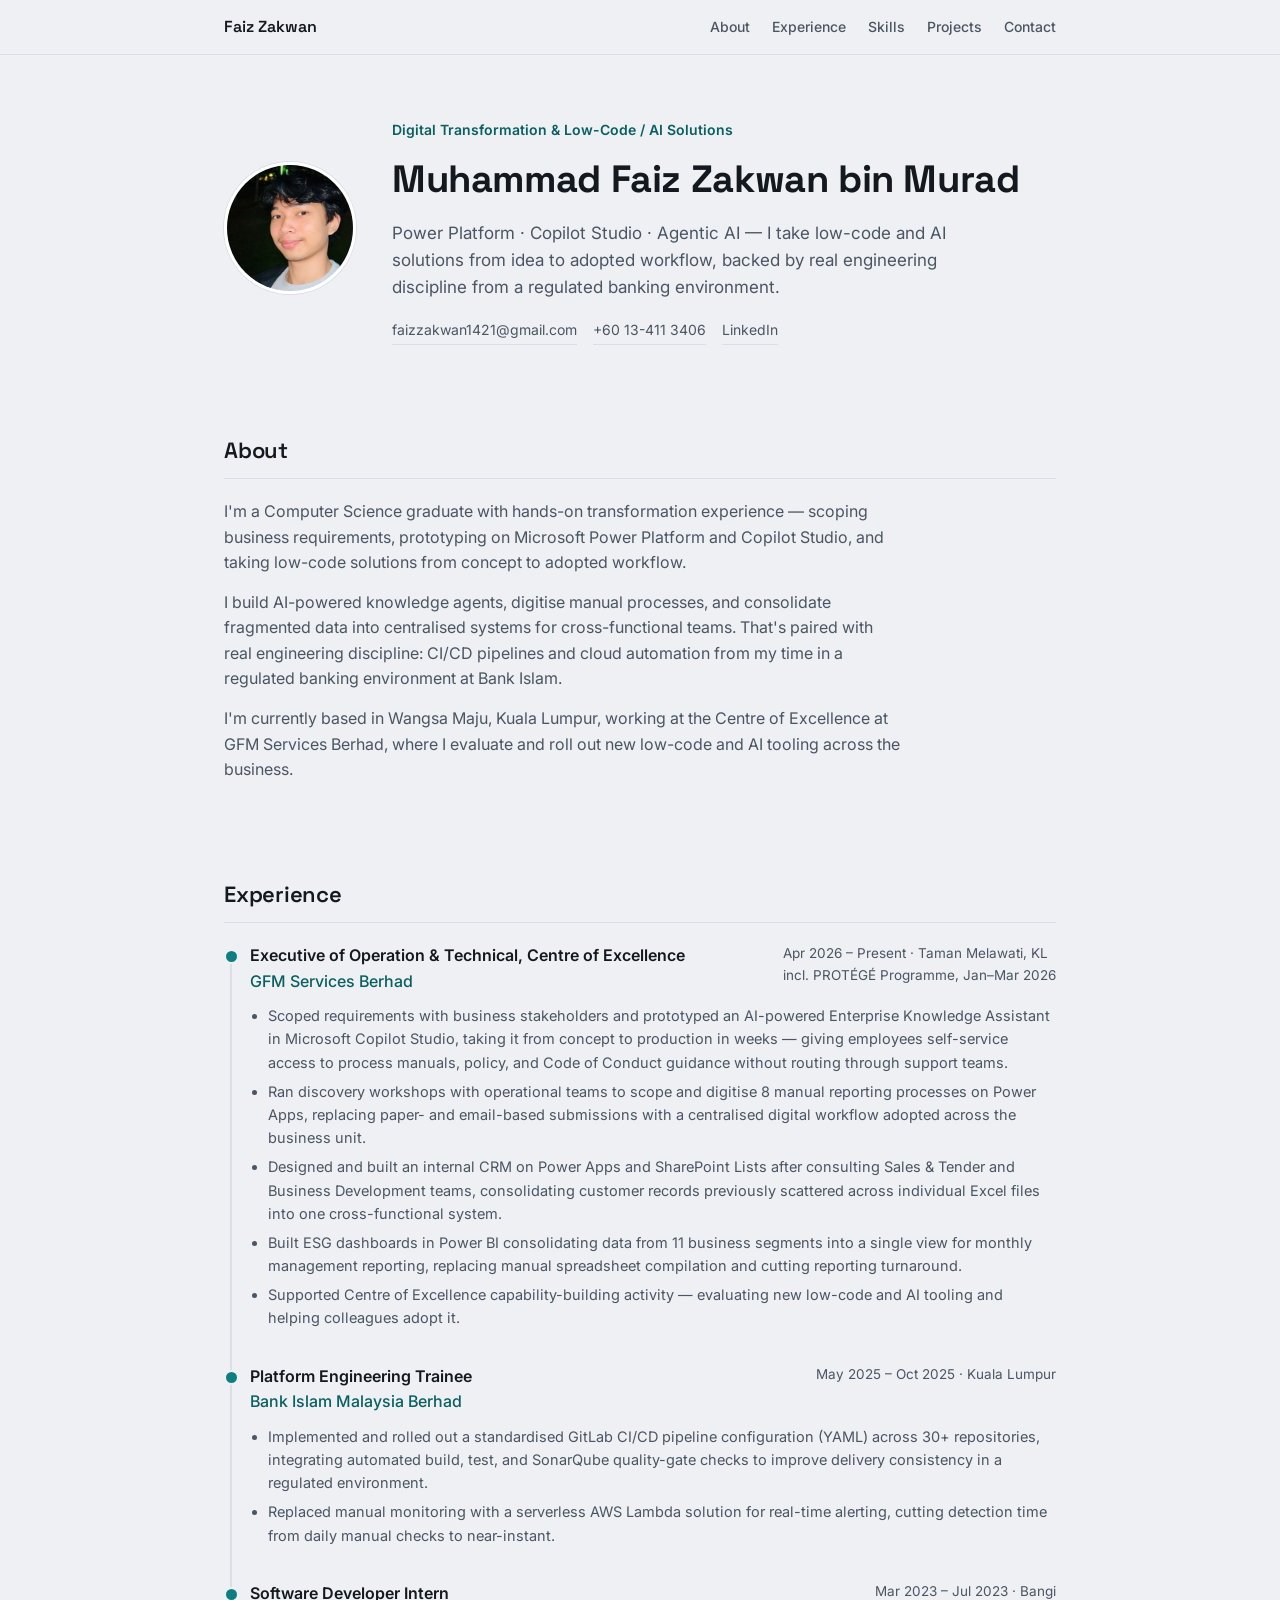
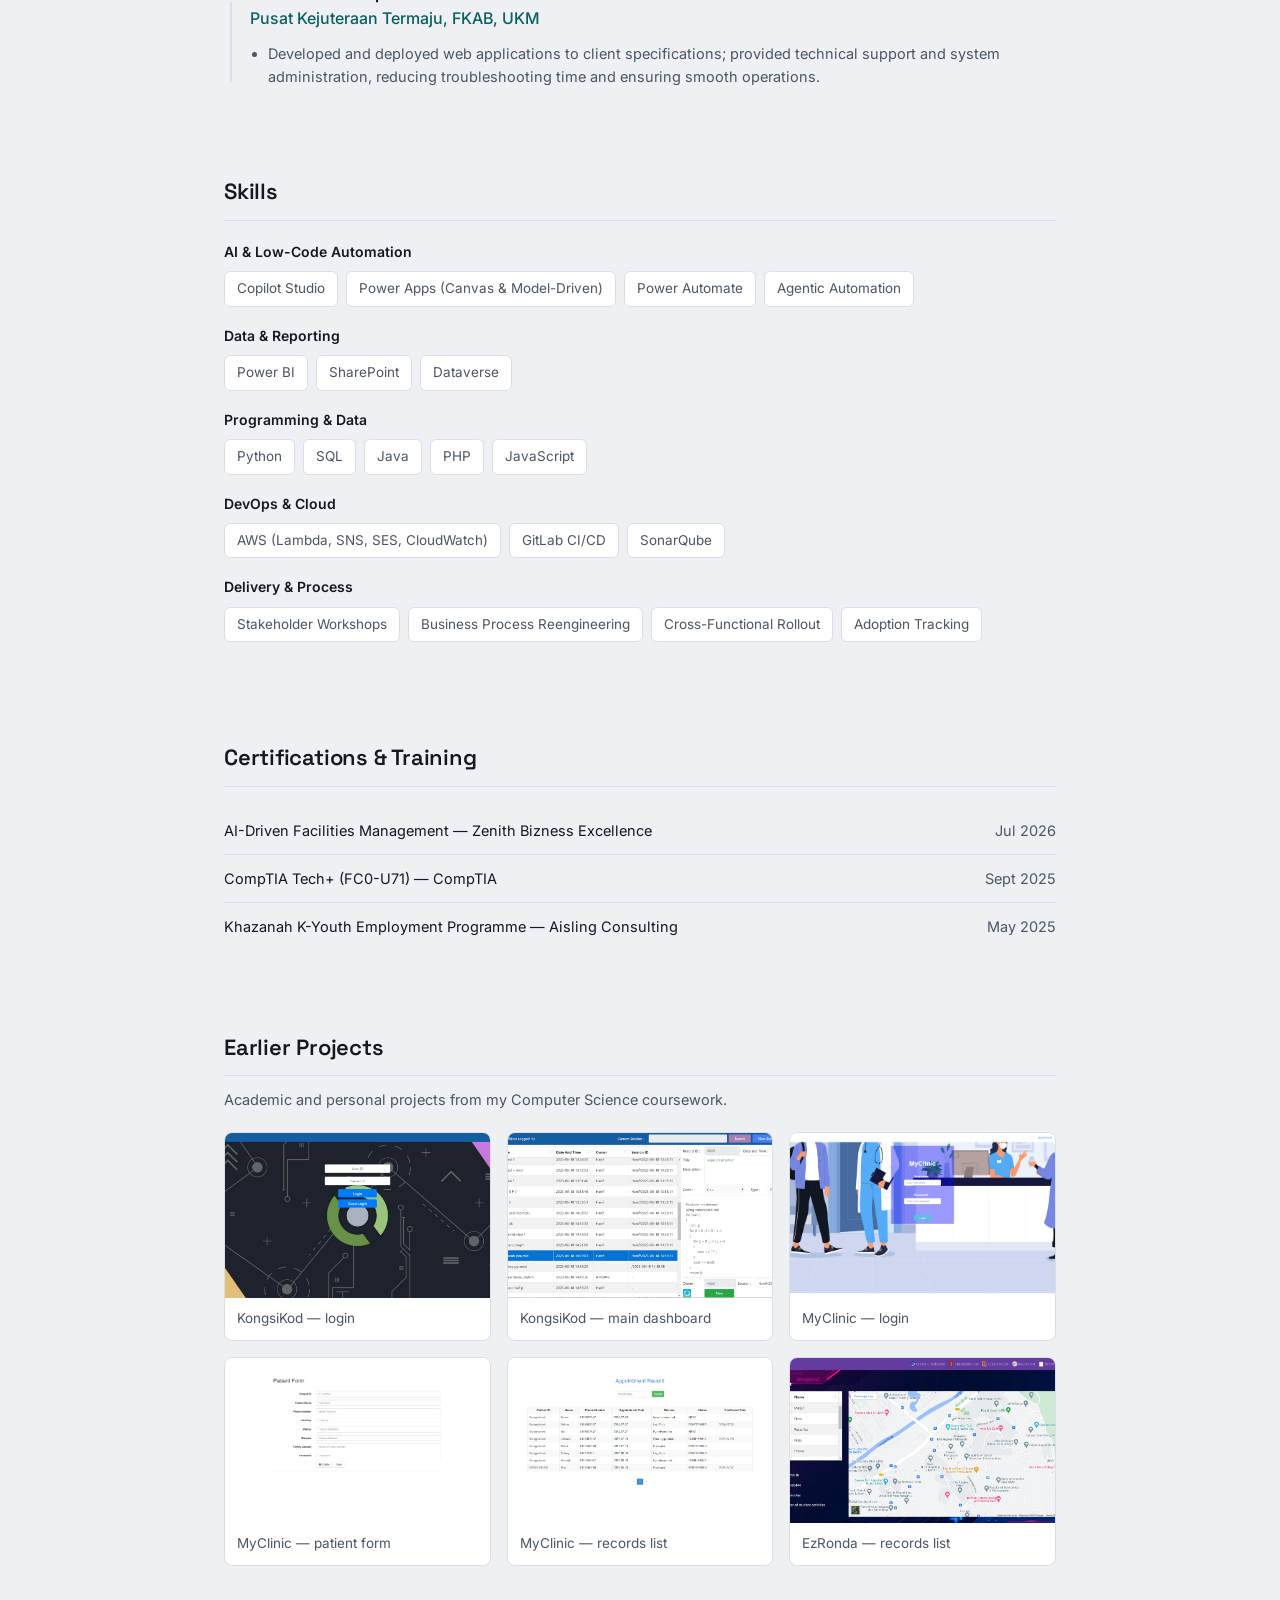
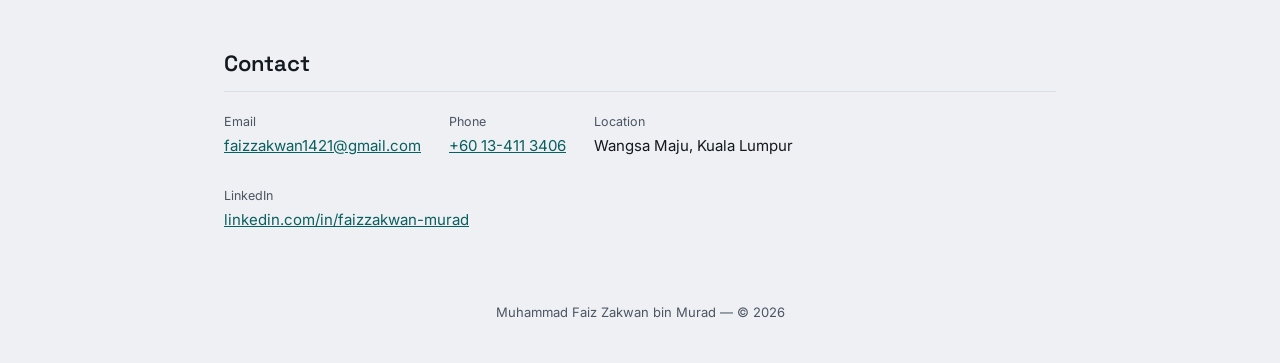
<file: index.html>
<!DOCTYPE html>
<html lang="en">
<head>
<meta charset="UTF-8">
<meta name="viewport" content="width=device-width, initial-scale=1.0">
<title>Faiz Zakwan — Digital Transformation & Low-Code/AI Solutions</title>
<meta name="description" content="Portfolio of Muhammad Faiz Zakwan bin Murad — Digital Transformation & Low-Code/AI Solutions specialist working with Power Platform, Copilot Studio, and Agentic AI.">
<link rel="icon" href="data:image/svg+xml,<svg xmlns=%22http://www.w3.org/2000/svg%22 viewBox=%220 0 100 100%22><text y=%22.9em%22 font-size=%2290%22>🧩</text></svg>">

<meta property="og:type" content="website">
<meta property="og:title" content="Faiz Zakwan — Digital Transformation & Low-Code/AI Solutions">
<meta property="og:description" content="Power Platform · Copilot Studio · Agentic AI — taking low-code and AI solutions from idea to adopted workflow.">
<meta property="og:image" content="https://faizzakwan14.github.io/faiz_photo.jpg">
<meta property="og:url" content="https://faizzakwan14.github.io/">

<meta name="twitter:card" content="summary">
<meta name="twitter:title" content="Faiz Zakwan — Digital Transformation & Low-Code/AI Solutions">
<meta name="twitter:description" content="Power Platform · Copilot Studio · Agentic AI — taking low-code and AI solutions from idea to adopted workflow.">
<meta name="twitter:image" content="https://faizzakwan14.github.io/faiz_photo.jpg">

<link rel="preconnect" href="https://fonts.googleapis.com">
<link rel="preconnect" href="https://fonts.gstatic.com" crossorigin>
<link href="https://fonts.googleapis.com/css2?family=Space+Grotesk:wght@400;500;600;700&family=Inter:wght@400;500;600&display=swap" rel="stylesheet">
<style>
  :root{
    --bg: #EEF0F3;
    --bg-panel: #FFFFFF;
    --ink: #14181F;
    --ink-soft: #4B5563;
    --line: #DADFE6;
    --teal: #0E7E80;
    --teal-dark: #0A5F60;
    --amber: #D98C2B;
  }
  *{box-sizing:border-box;}
  html{scroll-behavior:smooth;}
  body{
    margin:0;
    background:var(--bg);
    color:var(--ink);
    font-family:'Inter', system-ui, sans-serif;
    line-height:1.6;
  }
  h1,h2,h3{
    font-family:'Space Grotesk', system-ui, sans-serif;
    letter-spacing:-0.01em;
    margin:0;
  }
  a{color:var(--teal-dark);}
  .wrap{max-width:880px; margin:0 auto; padding:0 24px;}

  /* Nav */
  nav{
    position:sticky; top:0; z-index:10;
    background:rgba(238,240,243,0.9);
    backdrop-filter:blur(6px);
    border-bottom:1px solid var(--line);
  }
  nav .wrap{
    display:flex; justify-content:space-between; align-items:center;
    padding-top:14px; padding-bottom:14px;
  }
  nav .brand{font-family:'Space Grotesk', sans-serif; font-weight:600; font-size:16px;}
  nav ul{list-style:none; display:flex; gap:22px; margin:0; padding:0;}
  nav a{color:var(--ink-soft); text-decoration:none; font-size:14px; font-weight:500;}
  nav a:hover{color:var(--teal-dark);}

  /* Hero */
  header.hero{padding:64px 0 48px;}
  .hero-inner{display:flex; gap:36px; align-items:center; flex-wrap:wrap;}
  .hero-photo img{
    width:132px; height:132px; border-radius:50%;
    object-fit:cover; border:3px solid var(--bg-panel);
    box-shadow:0 0 0 1px var(--line);
  }
  .hero-text{flex:1; min-width:280px;}
  .eyebrow{color:var(--teal-dark); font-weight:600; font-size:14px; margin-bottom:8px;}
  h1.name{font-size:38px; font-weight:700;}
  .role-line{font-size:17px; color:var(--ink-soft); margin-top:10px; max-width:560px;}
  .hero-links{margin-top:18px; display:flex; gap:16px; flex-wrap:wrap; font-size:14px;}
  .hero-links a{color:var(--ink-soft); text-decoration:none; border-bottom:1px solid var(--line); padding-bottom:2px;}
  .hero-links a:hover{color:var(--teal-dark); border-color:var(--teal-dark);}

  section{padding:40px 0;}
  section h2{
    font-size:22px; font-weight:600; margin-bottom:20px;
    padding-bottom:10px; border-bottom:1px solid var(--line);
  }

  /* About */
  .about p{max-width:680px; color:var(--ink-soft); margin:0 0 14px;}

  /* Experience timeline */
  .timeline{position:relative; padding-left:26px;}
  .timeline::before{
    content:""; position:absolute; left:6px; top:6px; bottom:6px;
    width:2px; background:var(--line);
  }
  .role{position:relative; margin-bottom:34px;}
  .role:last-child{margin-bottom:0;}
  .role::before{
    content:""; position:absolute; left:-26px; top:6px;
    width:11px; height:11px; border-radius:50%;
    background:var(--teal); border:2px solid var(--bg);
  }
  .role-header{display:flex; justify-content:space-between; flex-wrap:wrap; gap:6px; margin-bottom:4px;}
  .role-title{font-weight:600; font-size:16px;}
  .role-org{color:var(--teal-dark); font-weight:500;}
  .role-meta{color:var(--ink-soft); font-size:13.5px;}
  .role ul{margin:10px 0 0; padding-left:18px; color:var(--ink-soft); font-size:14.5px;}
  .role li{margin-bottom:6px;}

  /* Skills */
  .skill-group{margin-bottom:18px;}
  .skill-group-label{font-weight:600; font-size:14px; margin-bottom:8px; color:var(--ink);}
  .pills{display:flex; flex-wrap:wrap; gap:8px;}
  .pill{
    background:var(--bg-panel); border:1px solid var(--line);
    padding:6px 12px; border-radius:6px; font-size:13.5px; color:var(--ink-soft);
  }

  /* Certifications */
  .cert-list{list-style:none; margin:0; padding:0;}
  .cert-list li{
    display:flex; justify-content:space-between; gap:12px;
    padding:12px 0; border-bottom:1px solid var(--line); font-size:14.5px;
  }
  .cert-list li:last-child{border-bottom:none;}
  .cert-name{color:var(--ink);}
  .cert-date{color:var(--ink-soft); white-space:nowrap;}

  /* Projects */
  .project-grid{display:grid; grid-template-columns:repeat(auto-fit, minmax(220px,1fr)); gap:16px;}
  .project-card{
    background:var(--bg-panel); border:1px solid var(--line); border-radius:8px;
    overflow:hidden;
  }
  .project-card img{width:100%; display:block; aspect-ratio:16/10; object-fit:cover;}
  .project-card .caption{padding:10px 12px; font-size:13.5px; color:var(--ink-soft);}

  /* Contact */
  .contact-row{display:flex; gap:28px; flex-wrap:wrap; font-size:15px;}
  .contact-row div span{display:block; font-size:12.5px; color:var(--ink-soft); margin-bottom:2px;}

  footer{
    text-align:center; color:var(--ink-soft); font-size:13px;
    padding:30px 0 40px;
  }

  @media (max-width:560px){
    h1.name{font-size:30px;}
    .hero-inner{flex-direction:column; text-align:center;}
    .hero-links{justify-content:center;}
    .role-header{flex-direction:column;}
  }
</style>
</head>
<body>

<nav>
  <div class="wrap">
    <div class="brand">Faiz Zakwan</div>
    <ul>
      <li><a href="#about">About</a></li>
      <li><a href="#experience">Experience</a></li>
      <li><a href="#skills">Skills</a></li>
      <li><a href="#projects">Projects</a></li>
      <li><a href="#contact">Contact</a></li>
    </ul>
  </div>
</nav>

<header class="hero">
  <div class="wrap hero-inner">
    <div class="hero-photo">
      <img src="faiz_photo.jpg" alt="Photo of Faiz Zakwan">
    </div>
    <div class="hero-text">
      <div class="eyebrow">Digital Transformation & Low-Code / AI Solutions</div>
      <h1 class="name">Muhammad Faiz Zakwan bin Murad</h1>
      <p class="role-line">Power Platform · Copilot Studio · Agentic AI — I take low-code and AI solutions from idea to adopted workflow, backed by real engineering discipline from a regulated banking environment.</p>
      <div class="hero-links">
        <a href="mailto:faizzakwan1421@gmail.com">faizzakwan1421@gmail.com</a>
        <a href="tel:+60134113406">+60 13-411 3406</a>
        <a href="https://www.linkedin.com/in/faizzakwan-murad" target="_blank" rel="noopener">LinkedIn</a>
      </div>
    </div>
  </div>
</header>

<section id="about" class="about">
  <div class="wrap">
    <h2>About</h2>
    <p>I'm a Computer Science graduate with hands-on transformation experience — scoping business requirements, prototyping on Microsoft Power Platform and Copilot Studio, and taking low-code solutions from concept to adopted workflow.</p>
    <p>I build AI-powered knowledge agents, digitise manual processes, and consolidate fragmented data into centralised systems for cross-functional teams. That's paired with real engineering discipline: CI/CD pipelines and cloud automation from my time in a regulated banking environment at Bank Islam.</p>
    <p>I'm currently based in Wangsa Maju, Kuala Lumpur, working at the Centre of Excellence at GFM Services Berhad, where I evaluate and roll out new low-code and AI tooling across the business.</p>
  </div>
</section>

<section id="experience">
  <div class="wrap">
    <h2>Experience</h2>
    <div class="timeline">

      <div class="role">
        <div class="role-header">
          <div>
            <div class="role-title">Executive of Operation & Technical, Centre of Excellence</div>
            <div class="role-org">GFM Services Berhad</div>
          </div>
          <div class="role-meta">Apr 2026 – Present · Taman Melawati, KL<br>incl. PROTÉGÉ Programme, Jan–Mar 2026</div>
        </div>
        <ul>
          <li>Scoped requirements with business stakeholders and prototyped an AI-powered Enterprise Knowledge Assistant in Microsoft Copilot Studio, taking it from concept to production in weeks — giving employees self-service access to process manuals, policy, and Code of Conduct guidance without routing through support teams.</li>
          <li>Ran discovery workshops with operational teams to scope and digitise 8 manual reporting processes on Power Apps, replacing paper- and email-based submissions with a centralised digital workflow adopted across the business unit.</li>
          <li>Designed and built an internal CRM on Power Apps and SharePoint Lists after consulting Sales & Tender and Business Development teams, consolidating customer records previously scattered across individual Excel files into one cross-functional system.</li>
          <li>Built ESG dashboards in Power BI consolidating data from 11 business segments into a single view for monthly management reporting, replacing manual spreadsheet compilation and cutting reporting turnaround.</li>
          <li>Supported Centre of Excellence capability-building activity — evaluating new low-code and AI tooling and helping colleagues adopt it.</li>
        </ul>
      </div>

      <div class="role">
        <div class="role-header">
          <div>
            <div class="role-title">Platform Engineering Trainee</div>
            <div class="role-org">Bank Islam Malaysia Berhad</div>
          </div>
          <div class="role-meta">May 2025 – Oct 2025 · Kuala Lumpur</div>
        </div>
        <ul>
          <li>Implemented and rolled out a standardised GitLab CI/CD pipeline configuration (YAML) across 30+ repositories, integrating automated build, test, and SonarQube quality-gate checks to improve delivery consistency in a regulated environment.</li>
          <li>Replaced manual monitoring with a serverless AWS Lambda solution for real-time alerting, cutting detection time from daily manual checks to near-instant.</li>
        </ul>
      </div>

      <div class="role">
        <div class="role-header">
          <div>
            <div class="role-title">Software Developer Intern</div>
            <div class="role-org">Pusat Kejuteraan Termaju, FKAB, UKM</div>
          </div>
          <div class="role-meta">Mar 2023 – Jul 2023 · Bangi</div>
        </div>
        <ul>
          <li>Developed and deployed web applications to client specifications; provided technical support and system administration, reducing troubleshooting time and ensuring smooth operations.</li>
        </ul>
      </div>

    </div>
  </div>
</section>

<section id="skills">
  <div class="wrap">
    <h2>Skills</h2>

    <div class="skill-group">
      <div class="skill-group-label">AI & Low-Code Automation</div>
      <div class="pills">
        <span class="pill">Copilot Studio</span>
        <span class="pill">Power Apps (Canvas & Model-Driven)</span>
        <span class="pill">Power Automate</span>
        <span class="pill">Agentic Automation</span>
      </div>
    </div>

    <div class="skill-group">
      <div class="skill-group-label">Data & Reporting</div>
      <div class="pills">
        <span class="pill">Power BI</span>
        <span class="pill">SharePoint</span>
        <span class="pill">Dataverse</span>
      </div>
    </div>

    <div class="skill-group">
      <div class="skill-group-label">Programming & Data</div>
      <div class="pills">
        <span class="pill">Python</span>
        <span class="pill">SQL</span>
        <span class="pill">Java</span>
        <span class="pill">PHP</span>
        <span class="pill">JavaScript</span>
      </div>
    </div>

    <div class="skill-group">
      <div class="skill-group-label">DevOps & Cloud</div>
      <div class="pills">
        <span class="pill">AWS (Lambda, SNS, SES, CloudWatch)</span>
        <span class="pill">GitLab CI/CD</span>
        <span class="pill">SonarQube</span>
      </div>
    </div>

    <div class="skill-group">
      <div class="skill-group-label">Delivery & Process</div>
      <div class="pills">
        <span class="pill">Stakeholder Workshops</span>
        <span class="pill">Business Process Reengineering</span>
        <span class="pill">Cross-Functional Rollout</span>
        <span class="pill">Adoption Tracking</span>
      </div>
    </div>
  </div>
</section>

<section id="certifications">
  <div class="wrap">
    <h2>Certifications & Training</h2>
    <ul class="cert-list">
      <li><span class="cert-name">AI-Driven Facilities Management — Zenith Bizness Excellence</span><span class="cert-date">Jul 2026</span></li>
      <li><span class="cert-name">CompTIA Tech+ (FC0-U71) — CompTIA</span><span class="cert-date">Sept 2025</span></li>
      <li><span class="cert-name">Khazanah K-Youth Employment Programme — Aisling Consulting</span><span class="cert-date">May 2025</span></li>
    </ul>
  </div>
</section>

<section id="projects">
  <div class="wrap">
    <h2>Earlier Projects</h2>
    <p style="color:var(--ink-soft); margin-top:-8px; margin-bottom:20px; font-size:14.5px;">Academic and personal projects from my Computer Science coursework.</p>
    <div class="project-grid">
      <div class="project-card">
        <img src="login_kongsikod.png" alt="KongsiKod login screen">
        <div class="caption">KongsiKod — login</div>
      </div>
      <div class="project-card">
        <img src="main_kongsikod.png" alt="KongsiKod main screen">
        <div class="caption">KongsiKod — main dashboard</div>
      </div>
      <div class="project-card">
        <img src="login_myclinic.png" alt="MyClinic login screen">
        <div class="caption">MyClinic — login</div>
      </div>
      <div class="project-card">
        <img src="form_myclinic.PNG" alt="MyClinic form screen">
        <div class="caption">MyClinic — patient form</div>
      </div>
      <div class="project-card">
        <img src="list_myclinic.png" alt="MyClinic list screen">
        <div class="caption">MyClinic — records list</div>
      </div>
      <div class="project-card">
        <img src="list_ezronda.png" alt="EzRonda list screen">
        <div class="caption">EzRonda — records list</div>
      </div>
    </div>
  </div>
</section>

<section id="contact">
  <div class="wrap">
    <h2>Contact</h2>
    <div class="contact-row">
      <div><span>Email</span><a href="mailto:faizzakwan1421@gmail.com">faizzakwan1421@gmail.com</a></div>
      <div><span>Phone</span><a href="tel:+60134113406">+60 13-411 3406</a></div>
      <div><span>Location</span>Wangsa Maju, Kuala Lumpur</div>
      <div><span>LinkedIn</span><a href="https://www.linkedin.com/in/faizzakwan-murad" target="_blank" rel="noopener">linkedin.com/in/faizzakwan-murad</a></div>
    </div>
  </div>
</section>

<footer>Muhammad Faiz Zakwan bin Murad — © 2026</footer>

</body>
</html>
</file>
